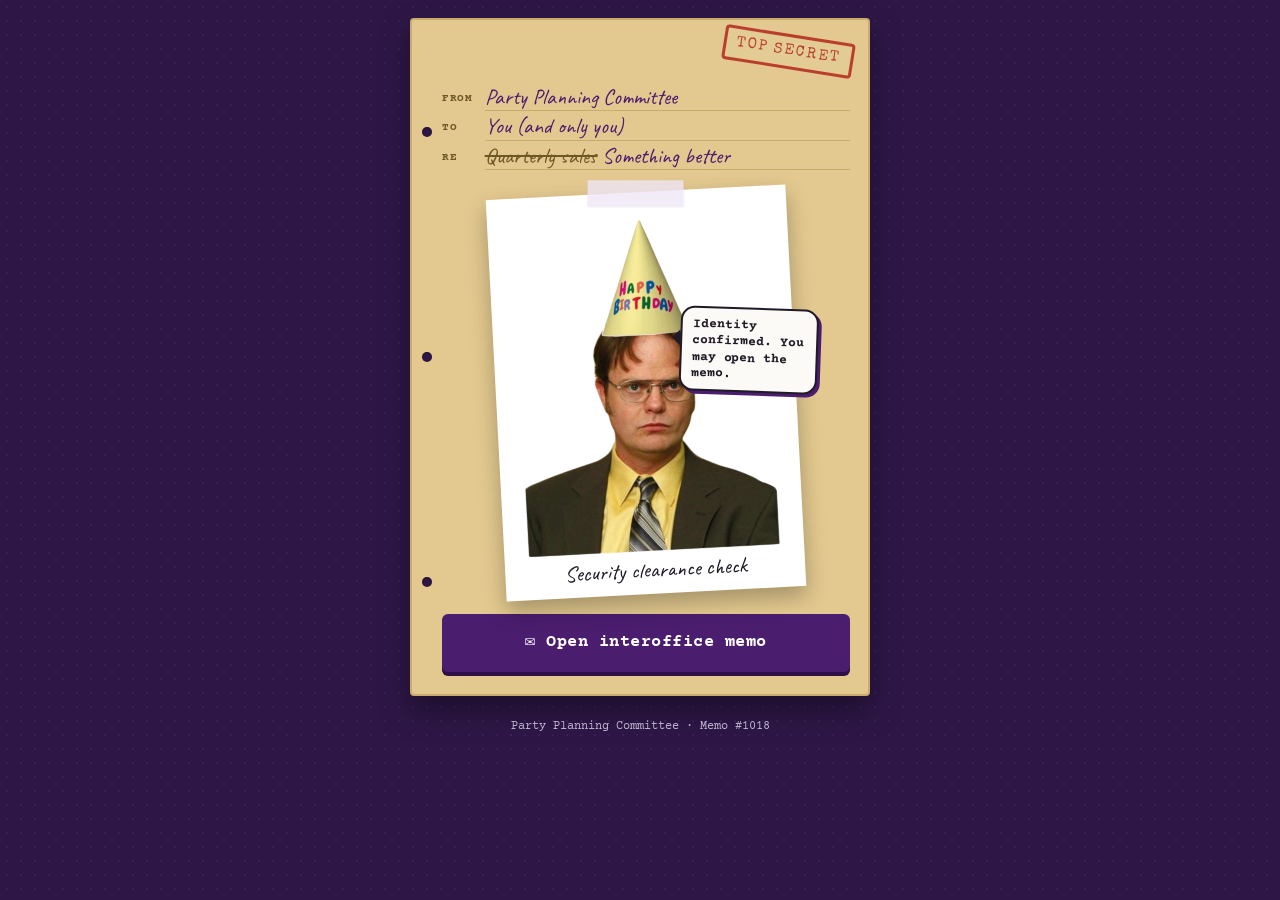
<file: index.html>
<!doctype html>
<html lang="en">
<head>
<meta charset="utf-8">
<meta name="viewport" content="width=device-width,initial-scale=1,viewport-fit=cover">
<meta name="theme-color" content="#2e1747">
<title>Maryam's Secret Birthday</title>
<meta name="description" content="A top-secret memo from the Party Planning Committee. Do not tell Maryam.">
<meta property="og:title" content="🤫 Top secret memo: Maryam's surprise birthday">
<meta property="og:description" content="Sunday 18 October · 4–6 pm · Bait Alreem. Do NOT tell Maryam.">
<meta property="og:image" content="dwight.webp">
<link rel="preconnect" href="https://fonts.googleapis.com">
<link rel="stylesheet" href="https://fonts.googleapis.com/css2?family=Courier+Prime:wght@400;700&family=Special+Elite&family=Archivo:wght@400;600;800&family=Caveat:wght@600&display=swap">
<link rel="stylesheet" href="style.css">
</head>
<body>
<canvas id="confetti"></canvas>
<main class="wrap">

  <section class="envelope" id="envelope" aria-label="Interoffice envelope">
    <div class="holes" aria-hidden="true"><i></i><i></i><i></i></div>
    <span class="stamp">Top secret</span>
    <div class="route">
      <b>From</b><span>Party Planning Committee</span>
      <b>To</b><span>You (and only you)</span>
      <b>Re</b><span><s>Quarterly sales</s> Something better</span>
    </div>
    <figure class="polaroid wiggle">
      <img src="dwight.webp" alt="Dwight in a yellow Happy Birthday party hat, looking very serious" width="1080" height="1350">
      <figcaption>Security clearance check</figcaption>
      <div class="bubble">Identity confirmed. You may open the memo.</div>
    </figure>
    <button class="btn-main" id="openBtn" type="button">✉ Open interoffice memo</button>
  </section>

  <article class="memo" id="memo" hidden>
    <span class="stamp">Confidential</span>
    <header class="letterhead">
      <div class="logo" aria-hidden="true">PPC</div>
      <div>
        <h2>Party Planning Committee</h2>
        <p>Official memo · Do not leave on the printer</p>
      </div>
    </header>

    <div class="fields">
      <b>Memo</b><span>#1018</span>
      <b>Subject</b><span>Maryam's birthday</span>
      <b>Priority</b><span>Higher than Pretzel Day</span>
    </div>

    <h1>Maryam's <em>surprise</em> birthday party</h1>
    <p class="lede">You are hereby summoned to a mandatory fun meeting. Cake will be served, and nobody has to sit through a fire safety seminar.</p>

    <div class="details">
      <div class="detail"><span class="ico" aria-hidden="true">📅</span><div><small>Date</small><strong>Sunday, 18 October</strong></div></div>
      <div class="detail"><span class="ico" aria-hidden="true">🕓</span><div><small>Time</small><strong>4 – 6 pm</strong><span>Come by 3:45 so you can hide</span></div></div>
      <div class="detail"><span class="ico" aria-hidden="true">📍</span><div><small>Location</small><strong>Bait Alreem</strong><span>The conference room of dreams</span></div></div>
    </div>

    <div class="countdown" aria-label="Countdown to the party">
      <div class="cd"><b id="cdD">–</b><small>days</small></div>
      <div class="cd"><b id="cdH">–</b><small>hrs</small></div>
      <div class="cd"><b id="cdM">–</b><small>mins</small></div>
      <div class="cd"><b id="cdS">–</b><small>secs</small></div>
    </div>
    <p class="cd-label" id="cdLabel">until we all yell "Surprise!"</p>

    <div class="sticky" role="note">
      <strong>⚠ It's a secret</strong>
      Do NOT tell Maryam! No hints, no winks at the camera. Keep it locked up like Dwight's desk drawer until 18 October.
      <label class="oath"><input type="checkbox" id="oath"> I swear on the Schrute family beet farm to keep this a secret.</label>
    </div>

    <a class="btn-main" id="toRsvp" href="rsvp.html" aria-disabled="true">Swear the oath to RSVP →</a>

    <div class="talking">
      <button type="button" id="talkBtn">🎥 Talking head</button>
      <p class="quote" id="quote">Tap for a word from the office.</p>
    </div>
  </article>

  <footer>Party Planning Committee · Memo #1018</footer>
</main>

<script src="confetti.js"></script>
<script>
(() => {
  const $ = id => document.getElementById(id);
  const store = {
    get: k => { try { return localStorage.getItem(k); } catch (e) { return null; } },
    set: (k, v) => { try { localStorage.setItem(k, v); } catch (e) {} }
  };

  function openMemo(animate) {
    $('envelope').hidden = true;
    $('memo').hidden = false;
    if (animate) { $('memo').classList.add('reveal'); confetti(); scrollTo(0, 0); }
    store.set('opened', '1');
  }
  $('openBtn').addEventListener('click', () => openMemo(true));
  if (store.get('opened') === '1') openMemo(false);

  // Countdown to 4 pm on 18 Oct 2026, in the guest's local time
  const party = new Date(2026, 9, 18, 16, 0, 0), end = new Date(2026, 9, 18, 18, 0, 0);
  function tick() {
    const now = new Date(), ms = party - now;
    if (ms <= 0) {
      ['cdD', 'cdH', 'cdM', 'cdS'].forEach(id => $(id).textContent = '0');
      $('cdLabel').textContent = now < end ? "It's party time! Shhh… here she comes." : 'Happy birthday, Maryam!';
      return;
    }
    const s = Math.floor(ms / 1000);
    $('cdD').textContent = Math.floor(s / 86400);
    $('cdH').textContent = Math.floor(s % 86400 / 3600);
    $('cdM').textContent = Math.floor(s % 3600 / 60);
    $('cdS').textContent = s % 60;
  }
  tick(); setInterval(tick, 1000);

  // Oath gates the RSVP button
  const oath = $('oath'), go = $('toRsvp');
  function syncOath() {
    go.setAttribute('aria-disabled', String(!oath.checked));
    go.textContent = oath.checked ? 'Fill in the RSVP form →' : 'Swear the oath to RSVP →';
  }
  oath.checked = store.get('oath') === '1'; syncOath();
  oath.addEventListener('change', () => {
    store.set('oath', oath.checked ? '1' : '0'); syncOath();
    if (oath.checked) confetti(60);
  });
  go.addEventListener('click', e => {
    if (!oath.checked) {
      e.preventDefault();
      oath.closest('.sticky').animate([{ transform: 'rotate(-1.2deg)' }, { transform: 'rotate(2deg)' }, { transform: 'rotate(-3deg)' }, { transform: 'rotate(-1.2deg)' }], { duration: 400 });
    }
  });

  const quotes = [
    '“I\'m not superstitious, but I am a little stitious about birthdays.” — Regional Manager of Fun',
    '“Bears. Beets. Birthday cake.” — someone in a mustard shirt',
    '“I\'d like to formally request more cake.” — Accounting',
    '“Surprise parties are like Dundies. Everyone gets one eventually.” — Party Planning Committee',
    '“I\'ve been practising my act-casual face for three days.” — Reception',
    '“If anyone tells Maryam, I will know. I always know.” — Assistant to the Party Planner',
    '“Keep the balloons in the car until she\'s inside.” — Warehouse',
    '*looks directly into the camera* … we\'re really doing this.'
  ];
  let qi = -1;
  $('talkBtn').addEventListener('click', () => {
    qi = (qi + 1 + Math.floor(Math.random() * (quotes.length - 1))) % quotes.length;
    $('quote').textContent = quotes[qi];
  });
})();
</script>
</body>
</html>
</file>
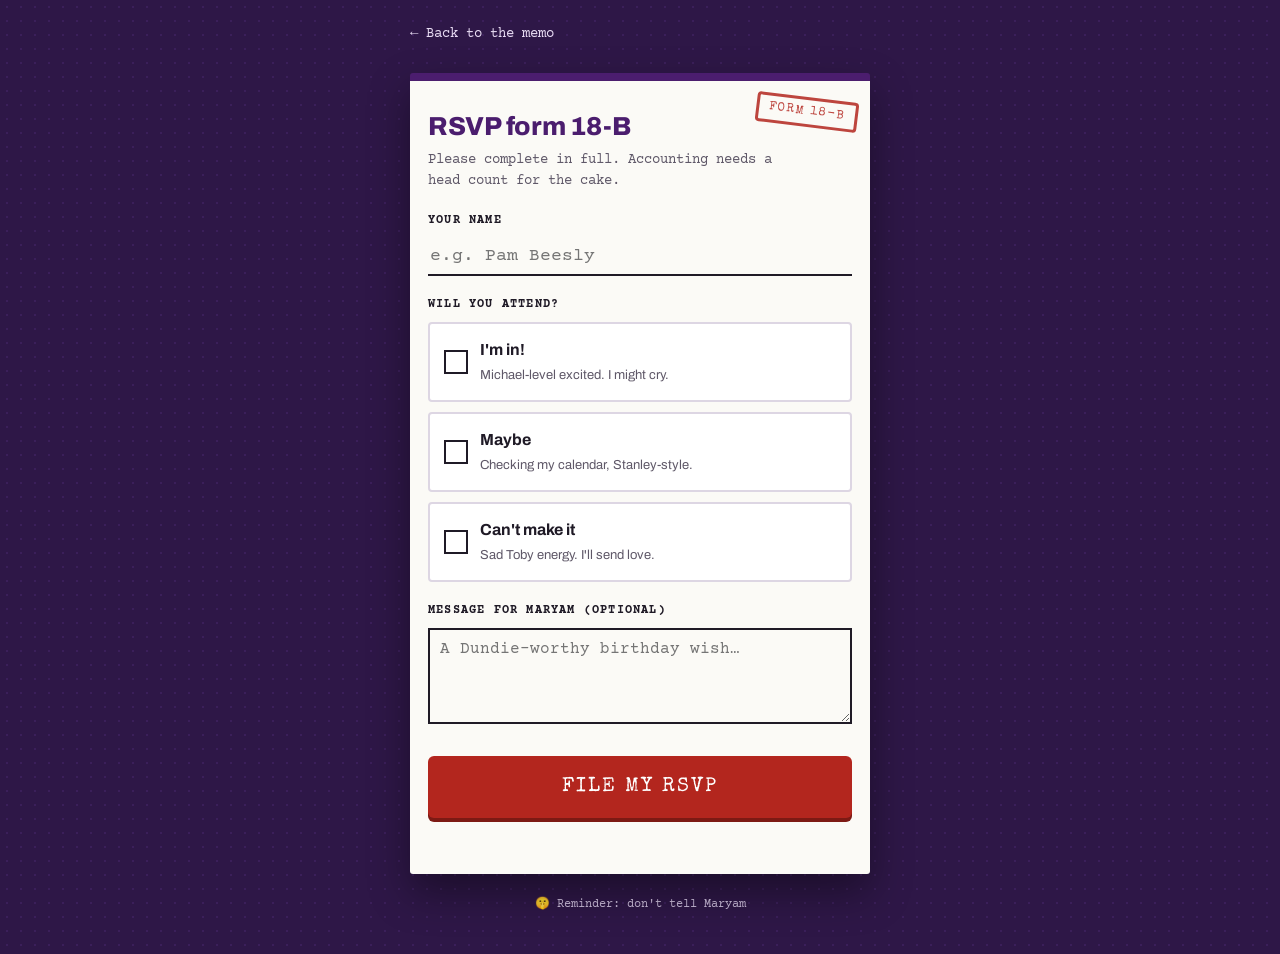
<file: rsvp.html>
<!doctype html>
<html lang="en">
<head>
<meta charset="utf-8">
<meta name="viewport" content="width=device-width,initial-scale=1,viewport-fit=cover">
<meta name="theme-color" content="#2e1747">
<title>RSVP · Maryam's Secret Birthday</title>
<link rel="preconnect" href="https://fonts.googleapis.com">
<link rel="stylesheet" href="https://fonts.googleapis.com/css2?family=Courier+Prime:wght@400;700&family=Special+Elite&family=Archivo:wght@400;600;800&family=Caveat:wght@600&display=swap">
<link rel="stylesheet" href="style.css">
</head>
<body>
<canvas id="confetti"></canvas>
<main class="wrap">
  <a class="back" href="index.html">← Back to the memo</a>

  <section class="sheet reveal">
    <span class="stamp">Form 18-B</span>
    <h3>RSVP form 18-B</h3>
    <p class="sub">Please complete in full. Accounting needs a head count for the cake.</p>

    <form id="form" novalidate>
      <label class="lbl" for="name">Your name</label>
      <input type="text" id="name" maxlength="60" autocomplete="name" placeholder="e.g. Pam Beesly">

      <label class="lbl" id="statusLbl">Will you attend?</label>
      <div class="choices" role="radiogroup" aria-labelledby="statusLbl">
        <label class="choice"><input type="radio" name="status" value="yes"><span class="box"></span><span><b>I'm in!</b><small>Michael-level excited. I might cry.</small></span></label>
        <label class="choice"><input type="radio" name="status" value="maybe"><span class="box"></span><span><b>Maybe</b><small>Checking my calendar, Stanley-style.</small></span></label>
        <label class="choice"><input type="radio" name="status" value="no"><span class="box"></span><span><b>Can't make it</b><small>Sad Toby energy. I'll send love.</small></span></label>
      </div>

      <label class="lbl" for="note">Message for Maryam (optional)</label>
      <textarea id="note" maxlength="300" placeholder="A Dundie-worthy birthday wish…"></textarea>

      <button class="submit" id="submitBtn" type="submit">File my RSVP</button>
      <p class="msg" id="msg" role="status"></p>
    </form>

    <div class="done" id="done" hidden>
      <div class="big" id="doneIcon">🎉</div>
      <h4 id="doneTitle">RSVP filed!</h4>
      <p id="doneText">See you there. Remember: act casual.</p>
      <button class="linkish" id="again" type="button">Change my answer</button>
    </div>

  </section>

  <footer>🤫 Reminder: don't tell Maryam</footer>
</main>

<script src="confetti.js"></script>
<script>
(() => {
  const $ = id => document.getElementById(id);
  const ENDPOINT = 'https://script.google.com/macros/s/AKfycbw6MnMAbDdf6jruMGwHkaVtJ4Lcmu5zrvgLVyByBdWnzFf19L8JbJNxnHW5gT7YQReu/exec';

  const read = () => {
    const st = document.querySelector('input[name=status]:checked');
    return { name: $('name').value.trim().slice(0, 60), status: st ? st.value : '', note: $('note').value.trim().slice(0, 300) };
  };
  const setMsg = (t, cls) => { $('msg').textContent = t; $('msg').className = 'msg ' + (cls || ''); };



  // Remember this guest's last answer on their phone
  try {
    const prev = JSON.parse(localStorage.getItem('rsvp') || 'null');
    if (prev) {
      $('name').value = prev.name || ''; $('note').value = prev.note || '';
      const r = document.querySelector(`input[name=status][value="${prev.status}"]`); if (r) r.checked = true;
      $('submitBtn').textContent = 'Update my RSVP';
    }
  } catch (e) {}

  function showDone(f) {
    const copy = {
      yes: ['🎉', 'RSVP filed!', 'See you on Sunday 18 October at 4 pm. Remember: act casual.'],
      maybe: ['🤔', 'Filed as a maybe', 'Come back and update it when you know.'],
      no: ['💜', "We'll miss you", 'Thanks for letting us know. Your message will reach Maryam.']
    }[f.status];
    [$('doneIcon').textContent, $('doneTitle').textContent, $('doneText').textContent] = copy;
    $('form').hidden = true; $('done').hidden = false;
    if (f.status === 'yes') confetti();
  }
  $('again').addEventListener('click', () => { $('done').hidden = true; $('form').hidden = false; setMsg(''); $('submitBtn').textContent = 'Update my RSVP'; });

  $('form').addEventListener('submit', async e => {
    e.preventDefault();
    const f = read();
    if (!f.name) { setMsg('Please add your name so we know who you are.', 'err'); $('name').focus(); return; }
    if (!f.status) { setMsg("Pick an answer: in, maybe, or can't make it.", 'err'); return; }

    $('submitBtn').disabled = true; setMsg('Filing with Accounting…');
    try {
      // text/plain keeps this a "simple" request, which Google Apps Script accepts cross-origin
      await fetch(ENDPOINT, { method: 'POST', mode: 'no-cors', headers: { 'Content-Type': 'text/plain;charset=utf-8' }, body: JSON.stringify({ ...f, device: getDeviceId() }) });
      try { localStorage.setItem('rsvp', JSON.stringify(f)); } catch (e) {}
      setMsg(''); showDone(f);
    } catch (err) {
      setMsg("Your RSVP didn't go through. Check your internet connection and tap the button again.", 'err');
    } finally { $('submitBtn').disabled = false; }
  });

  // Lets the host's sheet replace an earlier answer from the same phone instead of adding a duplicate
  function getDeviceId() {
    try {
      let id = localStorage.getItem('device');
      if (!id) { id = Math.random().toString(36).slice(2) + Date.now().toString(36); localStorage.setItem('device', id); }
      return id;
    } catch (e) { return ''; }
  }
})();
</script>
</body>
</html>
</file>
<file: style.css>
/* Mobile-first: one column of paper on purple office carpet. */
:root{
  --carpet:#2e1747;          /* deep purple office carpet */
  --carpet-dot:#3b1f5a;
  --paper:#fbfaf6;
  --ink:#1f1a26;
  --muted:#5f5868;
  --purple:#4b1d6e;          /* office purple */
  --purple-dark:#2f0f48;
  --lilac:#efe6f7;
  --stamp:#b3261e;
  --manila:#e3c98f;
  --manila-edge:#c9ab6b;
  --sticky:#fff27a;
  --rule:#ddd6e3;
  --f-type:"Courier Prime","Courier New",Courier,monospace;
  --f-stamp:"Special Elite","Courier New",monospace;
  --f-sans:"Archivo","Helvetica Neue",Arial,sans-serif;
  --f-hand:"Caveat","Comic Sans MS",cursive;
  color-scheme:light;
}
*{box-sizing:border-box}
html,body{margin:0}
body{
  background:var(--carpet);
  background-image:radial-gradient(var(--carpet-dot) 1.2px,transparent 1.4px);
  background-size:14px 14px;
  color:var(--ink);font-family:var(--f-sans);font-size:16px;line-height:1.5;
  padding-inline:14px;
  padding-block:calc(18px + env(safe-area-inset-top,0px)) calc(40px + env(safe-area-inset-bottom,0px));
  min-height:100vh;-webkit-text-size-adjust:100%;
}
.wrap{max-width:460px;margin:0 auto;display:flex;flex-direction:column;gap:22px}
button,a.btn{font:inherit;cursor:pointer;-webkit-tap-highlight-color:transparent}
:focus-visible{outline:3px solid var(--sticky);outline-offset:3px}
[hidden]{display:none!important}

.stamp{
  position:absolute;font-family:var(--f-stamp);color:var(--stamp);border:3px solid var(--stamp);
  padding:3px 10px;border-radius:4px;letter-spacing:.12em;text-transform:uppercase;
  opacity:.85;pointer-events:none;background:rgba(255,255,255,.05);
}

/* ---- Envelope ---- */
.envelope{
  position:relative;background:var(--manila);border:2px solid var(--manila-edge);
  border-radius:4px;padding:58px 18px 22px 30px;box-shadow:0 14px 30px rgba(0,0,0,.4);
  font-family:var(--f-type);
}
.envelope .holes{position:absolute;left:10px;top:0;bottom:0;display:flex;flex-direction:column;justify-content:space-around}
.envelope .holes i{width:10px;height:10px;border-radius:50%;background:var(--carpet);box-shadow:inset 0 1px 2px rgba(0,0,0,.4)}
.envelope .stamp{right:14px;top:14px;transform:rotate(9deg);font-size:15px}
.route{display:grid;grid-template-columns:auto 1fr;gap:2px 12px;font-size:14px;margin-top:6px}
.route b{letter-spacing:.06em;font-size:11px;text-transform:uppercase;color:#6d5627;align-self:end;padding-bottom:4px}
.route span{border-bottom:1px solid var(--manila-edge);font-family:var(--f-hand);font-size:22px;line-height:1.2;color:var(--purple);min-width:0}
.route s{color:#6d5627}

/* Polaroid of Dwight */
.polaroid{
  position:relative;background:#fff;padding:10px 10px 12px;margin:22px auto 4px;width:min(78%,300px);
  transform:rotate(-3deg);box-shadow:0 10px 22px rgba(0,0,0,.28);
}
.polaroid::before{content:"";position:absolute;top:-12px;left:50%;width:96px;height:26px;transform:translateX(-50%) rotate(3deg);background:rgba(239,230,247,.8);box-shadow:0 1px 2px rgba(0,0,0,.08)}
.polaroid img{display:block;width:100%;height:auto;aspect-ratio:1080/1350;object-fit:cover}
.polaroid figcaption{font-family:var(--f-hand);font-size:22px;text-align:center;color:var(--ink);margin-top:6px;line-height:1.1}
.bubble{
  position:absolute;right:-8%;top:30%;background:var(--paper);color:var(--ink);border:2px solid var(--ink);
  border-radius:14px;padding:8px 10px;font-family:var(--f-type);font-weight:700;font-size:13px;line-height:1.25;
  max-width:46%;transform:rotate(5deg);box-shadow:3px 3px 0 var(--purple);
}
.bubble::after{content:"";position:absolute;left:-10px;top:22px;border:8px solid transparent;border-right-color:var(--ink);border-left:0}
.wiggle{animation:wiggle 2.6s ease-in-out infinite}
@keyframes wiggle{0%,86%,100%{transform:rotate(-3deg)}90%{transform:rotate(-6deg)}95%{transform:rotate(0deg)}}

.btn-main{
  display:block;width:100%;margin-top:20px;background:var(--purple);color:#fff;border:0;border-radius:6px;
  padding:16px 18px;font-family:var(--f-type);font-weight:700;font-size:17px;letter-spacing:.03em;text-align:center;
  text-decoration:none;box-shadow:0 4px 0 var(--purple-dark);transition:transform .1s;
}
.btn-main:active{transform:translateY(4px);box-shadow:none}
.btn-main[aria-disabled=true]{opacity:.45;box-shadow:none}

/* ---- Paper sheets ---- */
.memo,.sheet{
  position:relative;background:var(--paper);padding:26px 18px 24px;border-radius:3px;
  box-shadow:0 18px 40px rgba(0,0,0,.4);font-family:var(--f-type);
}
.memo{border-top:8px solid var(--purple)}
.reveal{animation:slideUp .6s cubic-bezier(.2,.8,.2,1)}
@keyframes slideUp{from{transform:translateY(40px) rotate(-1.5deg);opacity:.2}to{transform:none;opacity:1}}
.letterhead{display:flex;align-items:center;gap:12px;border-bottom:3px double var(--purple);padding-bottom:12px}
.logo{
  width:48px;height:48px;border-radius:50%;background:var(--purple);color:#fff;display:grid;place-items:center;
  font-family:var(--f-sans);font-weight:800;font-size:18px;flex:none;
}
.letterhead h2{margin:0;font-family:var(--f-sans);font-weight:800;color:var(--purple);font-size:14px;letter-spacing:.12em;text-transform:uppercase;line-height:1.2}
.letterhead p{margin:2px 0 0;font-size:12px;color:var(--muted)}
.memo .stamp{right:12px;top:84px;transform:rotate(-8deg);font-size:13px}
.fields{display:grid;grid-template-columns:auto 1fr;gap:3px 12px;margin:16px 0 4px;font-size:14px}
.fields b{text-transform:uppercase;letter-spacing:.05em}
h1{
  font-family:var(--f-sans);font-weight:800;font-size:clamp(34px,10vw,46px);line-height:1;
  letter-spacing:-.03em;margin:20px 0 8px;text-wrap:balance;
}
h1 em{font-style:normal;color:var(--purple);display:inline-block;transform:rotate(-2deg);background:var(--lilac);padding:0 6px}
.lede{font-size:15px;margin:0}

.details{display:grid;gap:10px;margin:20px 0}
.detail{display:flex;align-items:center;gap:14px;border:2px solid var(--ink);padding:10px 12px}
.detail .ico{font-size:24px;width:34px;text-align:center;flex:none}
.detail small{display:block;font-size:11px;letter-spacing:.12em;text-transform:uppercase;color:var(--muted)}
.detail strong{display:block;font-family:var(--f-sans);font-size:19px;line-height:1.15}
.detail span{font-size:13px;color:var(--muted)}

.countdown{display:grid;grid-template-columns:repeat(4,1fr);gap:8px}
.cd{background:var(--purple);color:#fff;text-align:center;padding:10px 4px;border-radius:4px}
.cd b{display:block;font-size:26px;font-variant-numeric:tabular-nums;line-height:1}
.cd small{font-size:10px;letter-spacing:.12em;text-transform:uppercase;opacity:.8}
.cd-label{font-size:13px;color:var(--muted);margin:8px 0 0;text-align:center}

.sticky{
  background:var(--sticky);color:#3a3300;padding:18px 16px 16px;margin:26px 2px 4px;
  transform:rotate(-1.2deg);box-shadow:0 8px 16px rgba(0,0,0,.18);font-family:var(--f-hand);font-size:22px;line-height:1.25;
  position:relative;
}
.sticky::before{content:"";position:absolute;top:-10px;left:50%;width:90px;height:22px;transform:translateX(-50%) rotate(2deg);background:rgba(255,255,255,.55)}
.sticky strong{font-family:var(--f-sans);font-size:13px;letter-spacing:.14em;text-transform:uppercase;display:block;margin-bottom:4px;color:var(--stamp)}
.oath{display:flex;gap:12px;align-items:flex-start;font-family:var(--f-sans);font-size:15px;margin-top:12px;line-height:1.35;cursor:pointer}
.oath input{width:24px;height:24px;margin:0;accent-color:var(--purple);flex:none}

.talking{display:flex;flex-direction:column;gap:8px;margin-top:22px}
.talking button{align-self:flex-start;background:transparent;border:2px dashed var(--purple);color:var(--purple);padding:10px 14px;font-family:var(--f-type);font-weight:700;border-radius:4px}
.quote{font-style:italic;color:var(--muted);font-size:15px;margin:0;min-height:1.5em}

/* ---- RSVP form ---- */
.back{color:#e8dcf3;font-family:var(--f-type);font-size:14px;text-decoration:none;align-self:flex-start;padding:6px 0}
.sheet{border-top:8px solid var(--purple)}
.sheet .stamp{right:12px;top:16px;transform:rotate(7deg);font-size:12px}
.sheet h3{font-family:var(--f-sans);font-weight:800;font-size:26px;margin:0 0 4px;letter-spacing:-.01em;color:var(--purple)}
.sheet .sub{margin:0 0 8px;color:var(--muted);font-size:14px;padding-right:70px}
label.lbl{display:block;font-size:12px;letter-spacing:.1em;text-transform:uppercase;font-weight:700;margin:20px 0 8px}
input[type=text],textarea{
  width:100%;font-family:var(--f-type);font-size:18px;background:transparent;border:0;
  border-bottom:2px solid var(--ink);padding:8px 2px;color:var(--ink);border-radius:0;-webkit-appearance:none;
}
textarea{border:2px solid var(--ink);padding:10px;min-height:96px;resize:vertical;font-size:16px}
input:focus,textarea:focus{outline:none;background:var(--lilac)}
.choices{display:grid;gap:10px}
.choice{position:relative;display:flex;gap:12px;align-items:center;border:2px solid var(--rule);padding:14px;cursor:pointer;font-family:var(--f-sans);border-radius:4px;background:#fff}
.choice input{position:absolute;opacity:0;pointer-events:none}
.choice .box{width:24px;height:24px;border:2px solid var(--ink);flex:none;display:grid;place-items:center;font-family:var(--f-stamp);font-size:22px;line-height:1;color:var(--stamp);background:#fff}
.choice b{display:block;font-size:16px}
.choice small{color:var(--muted);font-size:13px}
.choice:has(input:checked){border-color:var(--purple);background:var(--lilac)}
.choice:has(input:checked) .box::after{content:"✗"}
.choice:has(input:focus-visible){outline:3px solid var(--purple);outline-offset:2px}
.submit{
  margin-top:24px;width:100%;background:var(--stamp);color:#fff;border:0;padding:16px;font-family:var(--f-stamp);
  font-size:20px;letter-spacing:.1em;text-transform:uppercase;border-radius:6px;box-shadow:0 4px 0 #7d1a14;
}
.submit:disabled{opacity:.5}
.submit:active:not(:disabled){transform:translateY(4px);box-shadow:none}
.msg{margin:14px 0 0;font-size:15px;min-height:1.2em}
.msg.ok{color:#2f7d4f} .msg.err{color:var(--stamp)}

.done{text-align:center;padding:10px 0 0}
.done .big{font-size:56px;line-height:1}
.done h4{font-family:var(--f-sans);font-size:22px;margin:10px 0 6px}
.done p{margin:0 0 12px;color:var(--muted)}
.linkish{background:none;border:0;color:var(--purple);text-decoration:underline;font-family:var(--f-type);padding:8px}


footer{text-align:center;color:#cdbfdc;font-family:var(--f-type);font-size:12px}
#confetti{position:fixed;inset:0;pointer-events:none;z-index:50;width:100%;height:100%}

@media (prefers-reduced-motion:reduce){*{animation:none!important;transition:none!important}}
</file>
